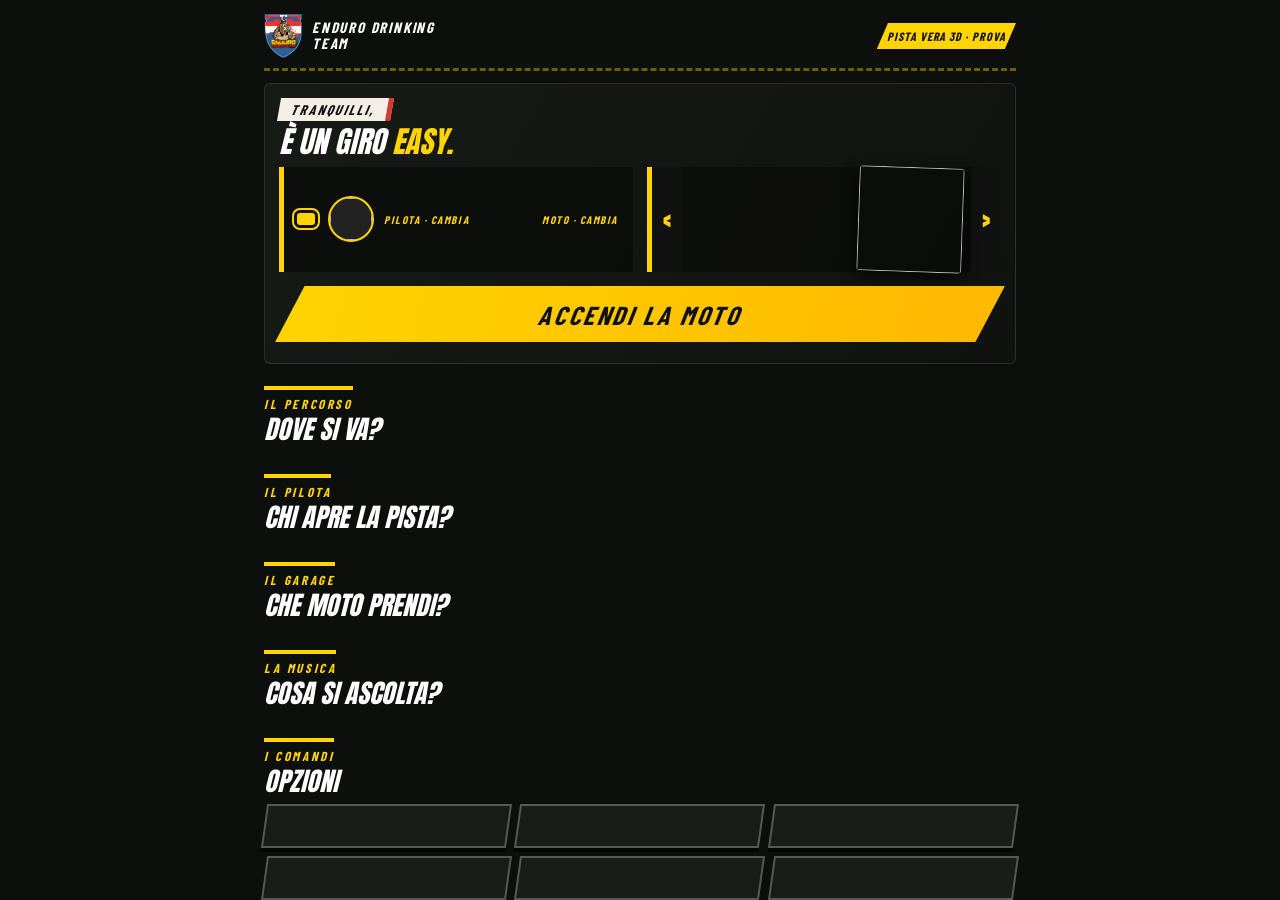
<file: next/index.html>
<!doctype html>
<html lang="it">
<head>
<meta charset="utf-8">
<meta name="viewport" content="width=device-width, initial-scale=1, viewport-fit=cover, user-scalable=no">
<meta name="robots" content="noindex, nofollow">
<title>Giro Easy · pista 3D (prova)</title>
<style>
@font-face { font-family: Anton; src: url(../anton.woff2) format('woff2'); font-display: swap; }
@font-face { font-family: Barlow; font-weight: 700; src: url(../barlow-condensed-latin-700-normal.woff2) format('woff2'); font-display: swap; }
* { box-sizing: border-box; -webkit-tap-highlight-color: transparent; user-select: none; -webkit-user-select: none; touch-action: none; }
html, body { margin: 0; height: 100%; background: #101410; overflow: hidden; font-family: Barlow, 'Arial Narrow', sans-serif; color: #fff; }
canvas { position: fixed; inset: 0; width: 100%; height: 100%; display: block; }
#lens { z-index: 1; pointer-events: none; }
.hud { position: fixed; z-index: 2; pointer-events: none; text-shadow: 0 2px 0 #000c, 0 0 5px #000c, 0 0 2px #000; }
#spd { left: 14px; top: calc(12px + env(safe-area-inset-top)); font: 44px/1 Anton, Impact, sans-serif; color: #ffd400; } #spd small { font: 700 15px Barlow; color: #fff; margin-left: 4px; }
#tim { right: 14px; top: calc(12px + env(safe-area-inset-top)); font: 34px/1 Anton, Impact, sans-serif; text-align: right; } #tim small { display: block; font: 700 14px Barlow; color: #ffd400; margin-top: 3px; }
#bar { left: 14px; right: 14px; top: calc(66px + env(safe-area-inset-top)); height: 6px; background: #0008; border-radius: 3px; } #bar i { display: block; height: 100%; width: 0; background: #ffd400; border-radius: 3px; }
#msg { left: 0; right: 0; top: 30%; text-align: center; font: 64px/1 Anton, Impact, sans-serif; color: #ffd400; -webkit-text-stroke: 2px #111; }
#tip { left: 176px; right: 176px; bottom: calc(14px + env(safe-area-inset-bottom)); text-align: center; font: 600 14px/1.25 Barlow, sans-serif; color: #fff; background: #000c; padding: 6px 12px 8px; border-top: 3px solid #ffd400; border-radius: 0 0 6px 6px; } #tip b { display: block; color: #ffd400; font: 18px/1.15 Anton, Impact, sans-serif; letter-spacing: .04em; margin-bottom: 2px; }
#msg.small { font-size: min(32px, 5vw); top: 36%; left: 20%; right: 20%; -webkit-text-stroke: 1.5px #111; }
#tag { left: 50%; transform: translateX(-50%); top: calc(82px + env(safe-area-inset-top)); text-align: center; font: 700 13px Barlow; letter-spacing: .08em; background: #000b; padding: 3px 10px 4px; border-radius: 4px; white-space: nowrap; max-width: calc(100% - 16px); overflow: hidden; text-overflow: ellipsis; }
#tim { background: #0009; padding: 5px 9px 6px; border-radius: 6px; }
.btn { position: fixed; z-index: 3; pointer-events: auto; border: 0; font: 700 18px Barlow, sans-serif; letter-spacing: .04em; color: #111; background: #ffd400; padding: 0 18px; height: 54px; transform: skewX(-8deg); box-shadow: 0 4px 0 #0009; }
.btn.dark { background: #1c1f1cdd; color: #fff; border: 2px solid #ffffff44; }
#brake { left: 14px; bottom: calc(18px + env(safe-area-inset-bottom)); width: 140px; height: 120px; font-size: 24px; background: #d6332bdd; color: #fff; }
#gasb { right: 14px; bottom: calc(18px + env(safe-area-inset-bottom)); width: 140px; height: 120px; font-size: 24px; touch-action: none; background: linear-gradient(to top, #ffd400 var(--g, 0%), #6b5a00cc var(--g, 0%)); color: #111; }
#again { right: 14px; top: calc(96px + env(safe-area-inset-top)); height: 40px; font-size: 15px; }
#opts { left: 14px; top: calc(96px + env(safe-area-inset-top)); height: 40px; font-size: 15px; }
#panel { position: fixed; z-index: 5; inset: 0; display: flex; flex-direction: column; align-items: center; justify-content: center; gap: 12px; background: #0b0e0bd9; padding: 24px; text-align: center; }
#panel h1 { font: 40px/1.02 Anton, Impact, sans-serif; margin: 0; color: #ffd400; } #panel p { margin: 0; max-width: 360px; font-size: 17px; line-height: 1.3; opacity: .92; }
#panel .btn { position: static; min-width: 240px; } #panel .row { display: flex; gap: 10px; flex-wrap: wrap; justify-content: center; }
#panel.hide, .hidden { display: none !important; }
@keyframes pulse { 0%, 100% { box-shadow: 0 4px 0 #0009, 0 0 0 0 #fff; } 50% { box-shadow: 0 4px 0 #0009, 0 0 0 9px #ffffffcc; } } .btn.pulse { animation: pulse .8s infinite; z-index: 4; }
#tip.done { border-top-color: #58d05a; } #tip.done b { color: #7fe081; }
/* bordi sicuri: tacca e angoli tondi, in orizzontale e in verticale */
:root { --L: max(14px, env(safe-area-inset-left)); --R: max(14px, env(safe-area-inset-right)); }
#spd, #brake, #opts { left: var(--L); } #tim, #gasb, #again { right: var(--R); }
/* v176 · niente tasto IMPENNA (tolto su richiesta del Gabbah): si impenna col dito in su sul GAS. Il GAS lampeggia quando arriva un tronco */
#gasb.hint { animation: pulse .5s infinite; } #bar { left: var(--L); right: var(--R); }
#msg { font-size: clamp(34px, 9vw, 64px); padding: 0 12px; }
#panel { overflow-y: auto; touch-action: pan-y; justify-content: safe center; } #panel * { touch-action: pan-y; }
/* ORIZZONTALE (schermo basso): menu compatto su due colonne, tasti di guida un po' più bassi, spiegazione tra i due tasti */
@media (orientation: landscape) and (max-height: 520px) {
  #panel { gap: 8px; padding: 10px calc(var(--R) + 6px) 10px calc(var(--L) + 6px); }
  #panel h1 { font-size: 26px; } #panel h1 br { display: none; } #panel p { font-size: 14px; max-width: 620px; line-height: 1.2; }
  #panel .btn { height: 40px; min-width: 0; font-size: 14px; padding: 0 12px; } #panel #go { min-width: 260px; height: 46px; font-size: 18px; } #panel .row { gap: 6px; max-width: 760px; } #panel .row .btn { flex: 1 1 22%; }
  #brake { height: 108px; } #gasb { height: 108px; }
  #tip { left: calc(var(--L) + 150px); right: calc(var(--R) + 158px); }
  #msg { top: 17%; font-size: clamp(28px, 6vw, 46px); } #msg.small { top: 24%; }   /* v162 · le scritte stanno in alto, non davanti alla moto */
}
/* VERTICALE: tasti grandi in basso, spiegazione sopra i tasti a tutta larghezza, scritte più strette */
@media (orientation: portrait) {
  #tip { left: 10px; right: 10px; bottom: calc(132px + env(safe-area-inset-bottom)); font-size: 15px; }
  #tag { font-size: 10px; letter-spacing: .04em; }
  #msg { top: 19%; } #msg.small { font-size: min(30px, 7.4vw); top: 27%; left: 6%; right: 6%; }
  #brake { width: 38vw; max-width: 170px; height: 104px; } #gasb { width: 38vw; max-width: 170px; height: 104px; }   /* v169 · tasti piu bassi e trasparenti: la strada davanti alla moto si vede */
  #panel { padding: 18px 14px; } #panel h1 { font-size: 34px; } #panel .btn { min-width: 0; } #panel #go { min-width: 260px; } #panel .row .btn { flex: 1 1 44%; font-size: 15px; padding: 0 8px; }
}
/* MENU: stesso impianto del gioco in uso (scudetto, titolo, targhetta del pilota, scheda del percorso, tasto giallo, griglie di piloti e moto) */
#panel{display:block!important;padding:0!important;background:#0c0f0c!important;text-align:left!important}#panel.hide{display:none!important}
#mn{max-width:780px;margin:0 auto;padding:calc(10px + env(safe-area-inset-top)) var(--R) calc(24px + env(safe-area-inset-bottom)) var(--L)}
#mHead{display:flex;align-items:center;gap:10px;padding:4px 0 10px;border-bottom:3px dashed #ffd40066}#mHead img{width:38px;height:44px;object-fit:contain}#mHead b{font:italic 800 15px/1.05 Barlow,sans-serif;letter-spacing:.12em}#mVer{margin-left:auto;background:#ffd400;color:#111;font:italic 800 12px Barlow,sans-serif;letter-spacing:.08em;padding:6px 10px;clip-path:polygon(8% 0,100% 0,92% 100%,0 100%)}
#hero{position:relative;margin-top:12px;padding:14px 14px 16px;background:linear-gradient(120deg,#171b16,#0f120f);border:1px solid #ffffff1c;border-radius:6px}
#hero .tg{display:inline-block;background:#f4efe6;color:#111;font:italic 800 14px Barlow,sans-serif;letter-spacing:.14em;padding:3px 12px;border-right:5px solid #d43a2f;transform:skewX(-10deg)}
#hero h1{font:italic 34px/1 Anton,Impact,sans-serif!important;margin:6px 0 10px!important;color:#fff!important}#hero h1 i{color:#ffd400;font-style:inherit}
#pres{color:#ffd400;font:800 17px/1.25 Barlow,sans-serif;margin:0 0 10px!important;max-width:none!important}#pres:empty{display:none}
#chip{display:flex;align-items:center;gap:10px;width:100%;background:#00000073;border:0;border-left:5px solid #ffd400;color:#fff;padding:8px 10px;text-align:left;font-family:inherit;cursor:pointer}
#chip .plate{background:#ffd400;color:#111;font:italic 26px/1 Anton,Impact,sans-serif;padding:6px 9px;border:3px solid #111;outline:2px solid #ffd400;border-radius:6px}#cFoto{width:46px;height:46px;border-radius:50%;object-fit:cover;border:2px solid #ffd400;background:#222}
#chip .ct,#chip .bk{display:flex;flex-direction:column;min-width:0}#chip .bk{margin-left:auto;text-align:right;flex:0 1 auto;max-width:42%}#chip .ct{flex:1 1 0}#chip .bk b{font-size:16px;white-space:normal;overflow:visible;padding-right:5px}#chip .bk small{padding-right:5px}#chip small{color:#ffd400;font:italic 800 11px Barlow,sans-serif;letter-spacing:.14em}#chip b{font:italic 19px/1.1 Anton,Impact,sans-serif;white-space:nowrap;overflow:hidden;text-overflow:ellipsis}#chip em{font:700 13px Barlow,sans-serif;font-style:normal;opacity:.85}
#tcard{display:flex;align-items:stretch;gap:8px;margin-top:10px;background:#0000005c;border-left:5px solid #ffd400}#tcard>button{flex:0 0 30px;background:#111;border:0;color:#ffd400;font:28px/1 Anton,sans-serif;cursor:pointer}
#tBody{flex:1;min-width:0;padding:8px 4px 8px 10px}#tPs{color:#ffd400;font:italic 800 13px Barlow,sans-serif;letter-spacing:.12em}#tName{display:block;font:italic 28px/1 Anton,Impact,sans-serif;margin:2px 0 4px}#ptxt{font:700 15px/1.25 Barlow,sans-serif!important;opacity:.9;margin:0!important;max-width:none!important}#tRec{margin-top:6px;font:800 13px Barlow,sans-serif;color:#ffd400;letter-spacing:.04em}
#tImg{flex:0 0 30%;width:30%;max-width:150px;aspect-ratio:1;height:auto;align-self:center;object-fit:cover;transform:rotate(2deg);border-radius:4px;box-shadow:0 6px 16px #000a}
#goW{margin-top:14px;text-align:center}#panel #go{position:static;display:block;width:100%;min-width:0;height:66px;font:italic 800 26px Barlow,sans-serif;letter-spacing:.1em;background:linear-gradient(100deg,#ffd400,#ffb800);color:#111;border:0;clip-path:polygon(3% 0,100% 0,97% 100%,0 100%);box-shadow:none}#goS{display:block;margin-top:5px;font:italic 800 12px Barlow,sans-serif;letter-spacing:.14em;color:#ffd400}
#toMenu{display:none;margin:12px auto 0;background:none;border:0;color:#bbb;font:700 15px Barlow,sans-serif;text-decoration:underline}
.sec{margin-top:22px}.sec h2{font:italic 26px/1 Anton,Impact,sans-serif;margin:0 0 10px}.sec h2 small{display:block;color:#ffd400;font:italic 800 13px Barlow,sans-serif;letter-spacing:.2em;border-top:4px solid #ffd400;width:max-content;padding-top:6px;margin-bottom:4px}
.grid{display:grid;gap:8px;grid-template-columns:repeat(3,1fr)}.grid.tr{grid-template-columns:repeat(2,1fr)}
.card{position:relative;background:#141714;border:2px solid transparent;border-bottom:3px solid #d43a2f;color:#fff;padding:0;text-align:left;font-family:inherit;cursor:pointer;overflow:hidden;clip-path:polygon(0 0,100% 0,100% 92%,90% 100%,0 100%)}.card.on{border-color:#ffd400;border-bottom-color:#ffd400}
.card img{display:block;width:100%;aspect-ratio:1;object-fit:cover;background:#222}.card .nu{position:absolute;right:5px;top:2px;font:italic 24px/1 Anton,Impact,sans-serif;color:#fff;-webkit-text-stroke:1px #111;text-shadow:0 2px 4px #000}
.card .vo{position:absolute;left:5px;top:5px;width:22px;height:22px;border-radius:50%;background:#111c;border:1px solid #ffd400;color:#ffd400;font:12px/20px sans-serif;text-align:center}
.card .in{position:absolute;left:0;top:34%;background:#ffd400;color:#111;font:italic 800 10px Barlow,sans-serif;letter-spacing:.1em;padding:2px 8px 2px 6px;clip-path:polygon(0 0,100% 0,90% 100%,0 100%)}
.card b{display:block;font:italic 17px/1.05 Anton,Impact,sans-serif;padding:6px 7px 0;white-space:nowrap;overflow:hidden;text-overflow:ellipsis}.card span{display:block;font:700 11px/1.15 Barlow,sans-serif;letter-spacing:.05em;text-transform:uppercase;opacity:.85;padding:2px 7px 9px;min-height:26px}
.grid.moto .card img{aspect-ratio:4/3;object-fit:contain;background:radial-gradient(#2a2f28,#141714)}.bars{display:grid;grid-template-columns:auto 1fr;gap:2px 6px;align-items:center;padding:0 7px 10px;font:700 9px Barlow,sans-serif;letter-spacing:.06em;color:#bbb}.bars i{display:block;height:5px;background:#333}.bars i u{display:block;height:5px;background:#ffd400}
.grid.tr .card img{aspect-ratio:16/10}
#panel .row{display:grid!important;grid-template-columns:repeat(2,1fr);gap:8px;max-width:none!important}#panel .row .btn{position:static;min-width:0;width:100%;height:44px;font-size:15px;padding:0 8px}.foot{font:700 14px/1.3 Barlow,sans-serif;opacity:.7;margin:12px 0 0!important;max-width:none!important}
#spfx{position:fixed;inset:-4%;z-index:1;pointer-events:none;opacity:0;background:repeating-conic-gradient(from 0deg at 50% 46%,#fff0 0deg 2.4deg,#ffffff78 3deg,#fff0 3.6deg 7deg);-webkit-mask:radial-gradient(ellipse at 50% 46%,transparent 34%,#000 80%);mask:radial-gradient(ellipse at 50% 46%,transparent 34%,#000 80%);will-change:opacity,transform}#spfx.on{animation:spfx .14s linear infinite alternate}@keyframes spfx{from{transform:scale(1) rotate(0deg)}to{transform:scale(1.06) rotate(1.2deg)}}
#song{position:fixed;z-index:3;left:50%;transform:translateX(-50%);bottom:calc(8px + env(safe-area-inset-bottom));max-width:46vw;background:#000a;color:#ffd400;font:italic 800 13px Barlow,sans-serif;letter-spacing:.06em;padding:4px 12px;white-space:nowrap;overflow:hidden;text-overflow:ellipsis;opacity:0;transition:opacity .5s;pointer-events:none}#song.show{opacity:1}#song:empty{display:none}
#gMus{display:grid;grid-template-columns:1fr;gap:5px}.song{display:grid;grid-template-columns:34px 1fr;align-items:center;column-gap:8px;background:#141714;border:0;border-left:4px solid #333;color:#fff;padding:7px 10px;text-align:left;font-family:inherit;cursor:pointer}.song i{grid-row:1/3;font:italic 18px/1 Anton,Impact,sans-serif;color:#ffd400;text-align:center}.song b{font:italic 17px/1.1 Anton,Impact,sans-serif;white-space:nowrap;overflow:hidden;text-overflow:ellipsis}.song span{font:700 11px Barlow,sans-serif;letter-spacing:.08em;text-transform:uppercase;opacity:.7}.song.on{border-left-color:#ffd400;background:#2a2610}.song.on b{color:#ffd400}@media (min-width:640px){#gMus{grid-template-columns:repeat(3,1fr)}}
#panel.quick{background:#0c0f0ca6!important}#panel.quick .sec,#panel.quick #chip,#panel.quick #tcard,#panel.quick #mHead{display:none}#panel.quick #toMenu{display:block}#panel.quick #mn{display:flex;min-height:100%;align-items:center}#panel.quick #hero{width:100%}
@media (min-width:640px){.grid.tr{grid-template-columns:repeat(5,1fr)}.grid.pil{grid-template-columns:repeat(6,1fr)}.grid.moto{grid-template-columns:repeat(5,1fr)}#panel .row{grid-template-columns:repeat(3,1fr)}#hero{display:grid;grid-template-columns:1fr 1fr;gap:0 14px}#hero .tg,#hero h1,#pres,#goW,#toMenu{grid-column:1/-1}#hero .tg{justify-self:start}#tcard{margin-top:0}#chip{align-self:stretch}#hero h1{font-size:30px!important}#panel #go{height:56px}}
@media (orientation:landscape) and (max-height:520px){#mn{padding-top:6px}#mHead{padding:0 0 5px}#mHead img{width:26px;height:30px}#mHead b{font-size:12px}#mHead b br{display:none}#hero{margin-top:6px;padding:8px 10px 8px}#hero .tg{display:none}#hero h1{font-size:20px!important;margin:0 0 6px!important}#ptxt{display:none}#tName{font-size:22px}#tImg{max-width:78px;flex-basis:78px;width:78px}#tBody{padding:6px 4px 6px 10px}#chip{padding:6px 8px}#goW{margin-top:8px}#panel #go{height:50px;font-size:22px}#goS{margin-top:3px}}

#fine{position:fixed;inset:0;z-index:20;background:#000d;display:flex;align-items:center;justify-content:center;overflow:auto;padding:10px;pointer-events:auto}#fine.hide{display:none}
#fine .fb{width:min(680px,100%);background:#161616;border-top:5px solid #ffd400;padding:14px 16px;color:#fff;font-family:Barlow,sans-serif;max-height:100%;overflow:auto}
#fTr{color:#bbb;font-weight:700;letter-spacing:.06em;font-size:12px}#fPos{font:44px/1 Anton,Impact,sans-serif;color:#ffd400;margin:4px 0 0}#fTime{font:34px/1.1 Anton,Impact,sans-serif}
#fMed{font-weight:700;font-size:15px;color:#bbb;margin:2px 0 10px}#fMed.mO{color:#ffd400}#fMed.mA{color:#d9dde2}#fMed.mB{color:#d6935a}
#fine .fc{display:grid;grid-template-columns:1.2fr 1fr;gap:14px}#fine ul,#fine ol{list-style:none;margin:0;padding:0}
#fine li{display:flex;gap:8px;justify-content:space-between;padding:5px 0;border-bottom:1px solid #2a2a2a;font-weight:700;font-size:15px}#fine li span{flex:1;color:#ccc}#fine li i{font-style:normal;color:#ffd400;min-width:64px;text-align:right}
#fine li.tot{border:0;font-size:20px}#fine li.tot span{color:#fff}#fine li.me span{color:#ffd400}#fOrd li i{color:#fff}
#fine .frow{display:flex;gap:8px;margin-top:12px}#fine .frow button{flex:1;height:48px;border:0;font:700 16px Barlow,sans-serif;letter-spacing:.04em;background:#2b2b2b;color:#fff;transform:skewX(-8deg)}#fAgain{background:#ffd400!important;color:#111!important;flex:1.4!important}
@media (max-width:520px){#fine .fc{grid-template-columns:1fr}}

#prof,#fProf{display:flex;flex-wrap:wrap;align-items:center;gap:8px;font:700 13px Barlow,sans-serif;color:#fff;margin:0 0 8px}#prof b,#fProf b{color:#ffd400;letter-spacing:.04em}#prof i,#fProf i{flex:1 1 80px;height:8px;background:#333;display:block;min-width:60px}#prof u,#fProf u{display:block;height:100%;background:#ffd400}#prof span,#fProf span{color:#bbb}#fProf{margin:0 0 10px}#fProf b{flex:1 1 100%}
#gUp{display:grid;grid-template-columns:repeat(auto-fit,minmax(200px,1fr));gap:8px}#gUp .up{background:#1c1c1c;padding:10px;display:flex;flex-direction:column;gap:4px;border-bottom:3px solid #e2261c}#gUp b{font:700 16px Barlow,sans-serif;color:#fff}#gUp em{font-style:normal;color:#ffd400;letter-spacing:2px}#gUp span{font:600 13px Barlow,sans-serif;color:#bbb}
#gUp button{margin-top:4px;height:38px;border:0;background:#ffd400;color:#111;font:700 14px Barlow,sans-serif}#gUp button:disabled{background:#333;color:#888}#gUp .upn{grid-column:1/-1;font:600 12px Barlow,sans-serif;color:#999;margin:2px 0 0}
@media (max-height:430px){#fine{padding:4px}#fine .fb{padding:8px 14px}#fPos{font-size:28px}#fTime{font-size:22px;display:inline-block}#fMed{margin:0 0 4px;font-size:13px}#fProf{margin:0 0 4px;font-size:12px}#fine li{padding:2px 0;font-size:13px}#fine li.tot{font-size:16px}#fine .frow{margin-top:6px}#fine .frow button{height:38px;font-size:14px}}

.parts .slot{margin:0 0 12px}.parts .slot>b{display:block;font:700 14px Barlow,sans-serif;color:#ffd400;letter-spacing:.06em;margin:0 0 6px}.parts .its{display:grid;grid-template-columns:repeat(auto-fill,minmax(150px,1fr));gap:6px}
.parts .it{position:relative;text-align:left;background:#1c1c1c;border:0;border-bottom:3px solid #333;color:#fff;padding:8px 8px 8px 30px;display:flex;flex-direction:column;gap:2px;min-height:74px}.parts .it u{position:absolute;left:8px;top:10px;width:14px;height:14px;border-radius:50%;border:1px solid #666}
.parts .it b{font:700 14px Barlow,sans-serif}.parts .it span{font:600 11px/1.25 Barlow,sans-serif;color:#aaa}.parts .it i{font:700 12px Barlow,sans-serif;font-style:normal;color:#ffd400;margin-top:auto}.parts .it.on{border-color:#ffd400;background:#2a2610}.parts .it.no{opacity:.5}.parts .it.no i{color:#999}
.fst{position:absolute;pointer-events:none;animation:fstF 3.6s linear forwards;z-index:1}.fst.fu{animation:fstB 1.6s ease-out forwards;opacity:0}@keyframes fstF{to{transform:translateY(118vh) rotate(540deg)}}@keyframes fstB{0%{transform:scale(.2);opacity:0}30%{opacity:1}100%{transform:scale(2.6);opacity:0}}#fine .fb{position:relative;z-index:2}
.card.lock img{filter:grayscale(1) brightness(.45)}.card.lock{opacity:.85}

/* v169 · FRENO e GAS velati (si vede la pista sotto), RIPARTI e OPZIONI piccoli a icona sotto la barra */
#brake { background: #d6332b8c; text-shadow: 0 1px 2px #0008; box-shadow: 0 3px 0 #0006; border: 2px solid #ff8a8255; }
#gasb { background: linear-gradient(to top, #ffd400d9 var(--g, 0%), #4a3e00a8 var(--g, 0%)); box-shadow: 0 3px 0 #0006; border: 2px solid #ffe36a66; }
#again, #opts { top: calc(78px + env(safe-area-inset-top)); width: 42px; height: 38px; padding: 0; font-size: 22px; line-height: 1; background: #0007; border: 1px solid #ffffff33; color: #fff; overflow: hidden; white-space: nowrap; }
#tag { max-width: calc(100% - 124px); }
#rotHint{position:fixed;left:50%;top:44%;transform:translate(-50%,-50%);z-index:60;width:min(86vw,360px);padding:18px 16px 16px;border-radius:16px;background:rgba(10,10,10,.82);border:2px solid #ffd21a;color:#fff;text-align:center;font-family:Barlow,'Arial Narrow',sans-serif;font-weight:700;display:none;pointer-events:auto}
#rotHint.on{display:block;animation:rhIn .3s ease-out}
#rotHint b{display:block;font:28px/1.05 Anton,Impact,sans-serif;color:#ffd21a;letter-spacing:.5px;margin-top:6px}
#rotHint span{display:block;font-size:17px;opacity:.9;margin-top:6px;line-height:1.2}
#rotHint .rp{font-size:52px;display:inline-block;animation:rhRot 1.6s ease-in-out infinite}
@keyframes rhRot{0%,25%{transform:rotate(0)}55%,85%{transform:rotate(-90deg)}100%{transform:rotate(0)}}
@keyframes rhIn{from{opacity:0;transform:translate(-50%,-40%)}to{opacity:1;transform:translate(-50%,-50%)}}
@media (orientation: landscape){#rotHint{display:none!important}}
</style>
</head>
<body>
<canvas id="c"></canvas>
<canvas id="lens"></canvas>
<div class="hud" id="spd">0<small>KM/H</small></div>
<div class="hud" id="tim">0.0<small id="best"></small></div>
<div class="hud" id="bar"><i></i></div>
<div class="hud" id="tag">PROVA · PISTA VERA 3D · TAPPA 1 · PERCORSO ENDURO · v181</div>
<div class="hud hidden" id="tip"></div>
<div class="hud" id="msg"></div>
<div id="fine" class="hide"><div class="fb"><small id="fTr"></small><h2 id="fPos"></h2><div id="fTime"></div><div id="fMed"></div><div id="fProf"></div><div class="fc"><ul id="fRows"></ul><ol id="fOrd"></ol></div><div class="frow"><button id="fAgain" type="button">RIPROVA</button><button id="fShare" type="button">SFIDA UN AMICO</button><button id="fMenu" type="button">MENU</button></div></div></div>
<div id="combo" style="position:fixed;left:50%;top:calc(64px + env(safe-area-inset-top));transform:translateX(-50%) skewX(-8deg);font:34px/1 Anton,Impact,sans-serif;color:#ffd400;text-shadow:0 2px 0 #111,0 0 10px #000;letter-spacing:1px;opacity:0;transition:opacity .2s;pointer-events:none;z-index:6"></div>
<button class="btn" id="brake" type="button">FRENO</button>
<button class="btn" id="gasb" type="button">GAS</button>
<button class="btn dark" id="again" type="button" aria-label="Riparti" title="Riparti">↺</button>
<button class="btn dark" id="opts" type="button" aria-label="Opzioni" title="Opzioni">☰</button>
<div id="spfx"></div>
<div id="song"></div>
<div id="rotHint"><div class="rp">📱</div><b>GIRA IL TELEFONO IN ORIZZONTALE</b><span>si vede più pista e si guida meglio · se lo schermo non gira, attiva la rotazione automatica</span></div>
<div id="panel">
 <div id="mn">
  <header id="mHead"><img src="../img/edt-shield.webp" alt=""><b>ENDURO DRINKING<br>TEAM</b><span id="mVer">PISTA VERA 3D · PROVA</span></header>
  <section id="hero">
    <div class="tg">TRANQUILLI,</div><h1>È UN GIRO <i>EASY.</i></h1>
    <p id="pres"></p>
    <button id="chip" type="button"><span class="plate" id="cNum"></span><img id="cFoto" alt=""><span class="ct"><small>PILOTA · CAMBIA</small><b id="cName"></b><em id="cRole"></em></span><span class="bk"><small>MOTO · CAMBIA</small><b id="cMoto"></b></span></button>
    <div id="tcard"><button id="tPrev" type="button">‹</button><div id="tBody"><small id="tPs"></small><b id="tName"></b><p id="ptxt"></p><div id="tRec"></div></div><img id="tImg" alt=""><button id="tNext" type="button">›</button></div>
    <div id="goW"><button class="btn" id="go" type="button">ACCENDI LA MOTO</button><small id="goS"></small></div>
    <button id="toMenu" type="button">‹ torna al menu</button>
  </section>
  <section class="sec"><h2><small>IL PERCORSO</small>DOVE SI VA?</h2><div id="gTr" class="grid tr"></div></section>
  <section class="sec" id="sPil"><h2><small>IL PILOTA</small>CHI APRE LA PISTA?</h2><div id="gPil" class="grid pil"></div></section>
  <section class="sec" id="sMoto"><h2><small>IL GARAGE</small>CHE MOTO PRENDI?</h2><div id="gMoto" class="grid moto"></div></section>
  <section class="sec"><h2><small>LA MUSICA</small>COSA SI ASCOLTA?</h2><div id="gMus"></div></section>
  <section class="sec"><h2><small>I COMANDI</small>OPZIONI</h2>
   <div class="row">
    <button class="btn dark" id="oAuto" type="button"></button>
    <button class="btn dark" id="oGas" type="button"></button>
    <button class="btn dark" id="oSens" type="button"></button>
    <button class="btn dark" id="oInv" type="button"></button>
    <button class="btn dark" id="oCam" type="button"></button>
    <button class="btn dark" id="oSnd" type="button"></button>
    <button class="btn dark" id="oMus" type="button"></button>
   </div>
   <p class="foot">Si guida inclinando il telefono come un manubrio. Gas col tasto giallo, freno col tasto rosso.</p>
  </section>
 </div>
</div>
<script>/* si aggiorna da sola: se in rete c'è una versione più nuova di questa pagina, la ricarica saltando la memoria del telefono */
(function () { var V = 181; fetch('versione.txt?t=' + Date.now(), { cache: 'no-store' }).then(function (r) { return r.text(); }).then(function (t) { var n = parseInt(t, 10); if (n > V && !new RegExp('[?&]v=' + n + '(&|$)').test(location.search)) location.replace(location.pathname + '?v=' + n); }).catch(function () {}); })();</script>
<script type="module" src="gioco.js?v=181"></script>
</body>
</html>
</file>
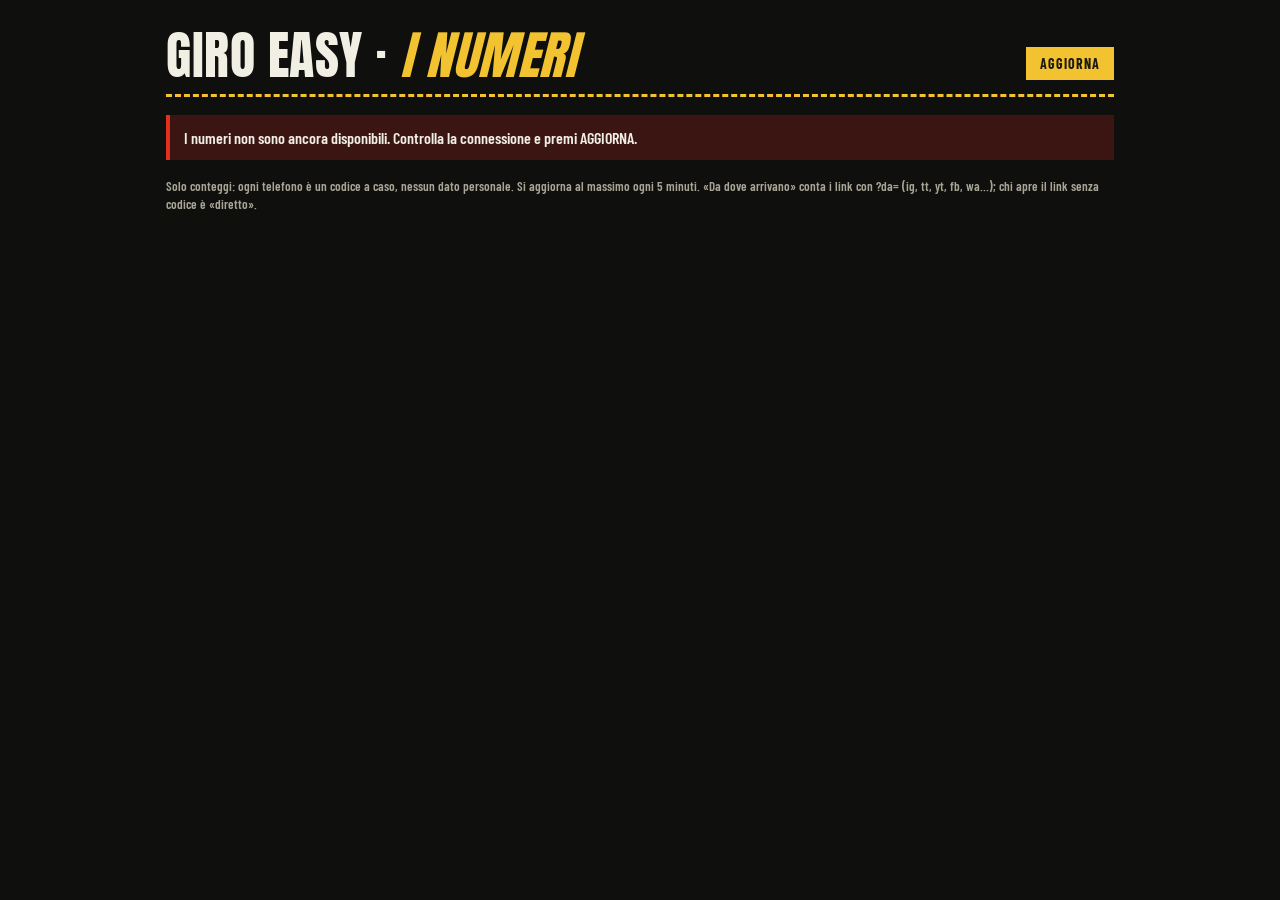
<file: numeri.html>
<!doctype html>
<html lang="it">
<head>
<meta charset="utf-8">
<meta name="viewport" content="width=device-width, initial-scale=1">
<meta name="robots" content="noindex, nofollow">
<title>Giro Easy · I numeri</title>
<style>
  @font-face { font-family: Anton; src: url(anton.woff2) format('woff2'); font-display: swap; }
  @font-face { font-family: Barlow; src: url(barlow-condensed-latin-600-normal.woff2) format('woff2'); font-weight: 600; font-display: swap; }
  @font-face { font-family: Barlow; src: url(barlow-condensed-latin-700-normal.woff2) format('woff2'); font-weight: 700; font-display: swap; }
  :root { --bg: #0f100d; --card: #191a15; --line: #ffffff1a; --text: #f1eee4; --muted: #a8a496; --y: #f2c230; --g: #3ddc84; --r: #e3301c; --b: #4aa3ff; }
  * { box-sizing: border-box; }
  body { margin: 0; background: var(--bg); color: var(--text); font: 600 16px/1.35 Barlow, system-ui, sans-serif; }
  main { max-width: 980px; margin: 0 auto; padding: 22px 16px 40px; }
  header { display: flex; align-items: flex-end; justify-content: space-between; gap: 12px; flex-wrap: wrap; border-bottom: 3px dashed var(--y); padding-bottom: 14px; margin-bottom: 18px; }
  h1 { margin: 0; font: 400 clamp(34px, 7vw, 52px)/.95 Anton, Impact, sans-serif; letter-spacing: .5px; text-transform: uppercase; }
  h1 em { color: var(--y); font-style: italic; }
  .meta { color: var(--muted); font-size: 14px; text-align: right; }
  .meta button { margin-top: 6px; background: var(--y); color: #1d1a10; border: 0; padding: 8px 14px; font: 700 14px Barlow, sans-serif; letter-spacing: 1px; cursor: pointer; }
  .kpis { display: grid; grid-template-columns: repeat(4, 1fr); gap: 10px; margin-bottom: 18px; }
  .kpi { background: var(--card); border-top: 4px solid var(--y); padding: 12px 14px; }
  .kpi b { display: block; font: 400 38px/1 Anton, Impact, sans-serif; }
  .kpi small { display: block; margin-top: 6px; color: var(--muted); font-size: 13px; letter-spacing: .5px; text-transform: uppercase; }
  .kpi em { display: block; font-style: normal; color: var(--text); font-size: 13px; margin-top: 2px; opacity: .8; }
  section { background: var(--card); padding: 16px; margin-bottom: 14px; }
  h2 { margin: 0 0 4px; font: 400 22px/1 Anton, Impact, sans-serif; text-transform: uppercase; letter-spacing: .5px; }
  .sub { color: var(--muted); font-size: 14px; margin: 0 0 12px; }
  .legend { display: flex; gap: 16px; font-size: 13px; color: var(--muted); margin-bottom: 8px; flex-wrap: wrap; }
  .legend i { display: inline-block; width: 12px; height: 12px; margin-right: 6px; vertical-align: -1px; }
  .chart { width: 100%; overflow-x: auto; }
  .chart svg { display: block; width: 100%; height: auto; }
  .hbar { display: grid; grid-template-columns: 140px 1fr 48px; align-items: center; gap: 10px; margin: 7px 0; font-size: 15px; }
  .hbar .bar { height: 16px; background: #ffffff10; }
  .hbar .bar span { display: block; height: 100%; background: var(--y); }
  .hbar b { text-align: right; font-variant-numeric: tabular-nums; }
  .two { display: grid; grid-template-columns: 1fr 1fr; gap: 14px; }
  .two section { margin: 0; }
  .note { color: var(--muted); font-size: 13px; margin-top: 18px; }
  .err { background: #3a1512; border-left: 4px solid var(--r); padding: 12px 14px; }
  @media (max-width: 720px) { .kpis { grid-template-columns: 1fr 1fr; } .two { grid-template-columns: 1fr; } .hbar { grid-template-columns: 110px 1fr 40px; } .meta { text-align: left; } }
</style>
</head>
<body>
<main>
  <header>
    <h1>Giro Easy · <em>i numeri</em></h1>
    <div class="meta"><span id="when">Carico…</span><br><button type="button" id="reload">AGGIORNA</button></div>
  </header>
  <div id="app"><p class="sub">Carico i numeri dal foglio della classifica…</p></div>
  <p class="note">Solo conteggi: ogni telefono è un codice a caso, nessun dato personale. Si aggiorna al massimo ogni 5 minuti. «Da dove arrivano» conta i link con ?da= (ig, tt, yt, fb, wa…); chi apre il link senza codice è «diretto».</p>
</main>
<script>
const API = 'https://script.google.com/macros/s/AKfycbxb8Ky6HSkHLF01ZT-ku_oGIVbS9Fl2pFT427gk38hx_mCL_DQn81IqEl3OtTKykeY/exec';
const SRC = { ig: 'Instagram', tt: 'TikTok', yt: 'YouTube', fb: 'Facebook', wa: 'WhatsApp', amici: 'Cartolina condivisa', diretto: 'Diretto (senza codice)' };
const $ = id => document.getElementById(id);
const fmt = n => Number(n || 0).toLocaleString('it-IT');
function jsonp(url) { return new Promise((ok, ko) => { const cb = '__n' + Math.random().toString(36).slice(2), s = document.createElement('script'); window[cb] = d => { delete window[cb]; s.remove(); ok(d); }; s.onerror = () => ko(new Error('rete')); s.src = url + '&callback=' + cb; document.head.appendChild(s); }); }
async function load() {
  $('when').textContent = 'Carico…';
  const url = API + '?action=stats&t=' + Date.now();
  let d; try { d = await fetch(url, { redirect: 'follow' }).then(r => r.json()); } catch { d = await jsonp(url).catch(() => null); }
  if (!d?.ok || !d.stats || d.stats.err || !d.stats.days) { $('app').innerHTML = `<div class="err">I numeri non sono ancora disponibili. ${d?.ok && !d?.stats ? 'Lo script della classifica va aggiornato (Esegui il deployment → Nuova versione).' : 'Controlla la connessione e premi AGGIORNA.'}</div>`; $('when').textContent = ''; return; }
  render(d.stats);
}
function hbars(obj, names = {}) {
  const e = Object.entries(obj || {}).sort((a, b) => b[1] - a[1]); if (!e.length) return '<p class="sub">Ancora niente.</p>';
  const max = e[0][1]; return e.map(([k, v]) => `<div class="hbar"><span>${names[k] || k}</span><span class="bar"><span style="width:${Math.max(2, v / max * 100)}%"></span></span><b>${fmt(v)}</b></div>`).join('');
}
function dayChart(days) {
  const W = 900, H = 300, P = { l: 44, r: 8, t: 12, b: 40 }, n = days.length, bw = (W - P.l - P.r) / n;
  const max = Math.max(1, ...days.map(d => d.open)), y = v => H - P.b - v / max * (H - P.t - P.b), ticks = [0, Math.round(max / 2), max];
  let s = `<svg viewBox="0 0 ${W} ${H}" role="img" aria-label="Telefoni al giorno">`;
  for (const t of ticks) s += `<line x1="${P.l}" x2="${W - P.r}" y1="${y(t)}" y2="${y(t)}" stroke="#ffffff18"/><text x="${P.l - 6}" y="${y(t) + 4}" fill="#a8a496" font-size="18" text-anchor="end">${t}</text>`;
  days.forEach((d, i) => { const x = P.l + i * bw + bw * .15, w = bw * .7;
    s += `<rect x="${x}" y="${y(d.open)}" width="${w}" height="${H - P.b - y(d.open)}" fill="#f2c230"><title>${d.d}: ${d.open} telefoni, ${d.nw} nuovi, ${d.run} giri, ${d.win} arrivi</title></rect>`;
    s += `<rect x="${x + w * .2}" y="${y(d.nw)}" width="${w * .6}" height="${H - P.b - y(d.nw)}" fill="#4aa3ff"/>`;
    if (i % Math.ceil(n / 7) === 0 || i === n - 1) s += `<text x="${x + w / 2}" y="${H - 10}" fill="#a8a496" font-size="18" text-anchor="middle">${d.d.slice(8)}/${d.d.slice(5, 7)}</text>`; });
  return s + '</svg>';
}
function render(st) {
  const t = st.days[st.days.length - 1] || {}, runs = st.days.reduce((a, d) => a + d.run, 0), wins = st.days.reduce((a, d) => a + d.win, 0);
  $('app').innerHTML = `
  <div class="kpis">
    <div class="kpi"><b>${fmt(st.devices)}</b><small>Telefoni in totale</small><em>oggi ${fmt(t.open)} · nuovi ${fmt(t.nw)}</em></div>
    <div class="kpi"><b>${fmt(st.returning)}</b><small>Tornati un altro giorno</small><em>${st.devices ? Math.round(st.returning / st.devices * 100) : 0}% di tutti</em></div>
    <div class="kpi"><b>${st.d1}%</b><small>Tornati il giorno dopo</small><em>su ${fmt(st.d1n)} arrivati prima di oggi</em></div>
    <div class="kpi"><b>${st.firstWin}%</b><small>Arrivati al rifugio</small><em>almeno una volta, su ${fmt(st.played)} che hanno giocato</em></div>
  </div>
  <section><h2>Telefoni al giorno</h2><p class="sub">Ultimi ${st.days.length} giorni · ${fmt(runs)} giri giocati${wins ? ', ' + fmt(wins) + ' arrivati al rifugio' : ''}</p>
    <div class="legend"><span><i style="background:#f2c230"></i>telefoni che aprono il gioco</span><span><i style="background:#4aa3ff"></i>telefoni nuovi</span></div>
    <div class="chart">${dayChart(st.days)}</div></section>
  <div class="two">
    <section><h2>Da dove arrivano</h2><p class="sub">Telefoni nuovi per provenienza</p>${hbars(st.sources, SRC)}</section>
    <section><h2>Percorsi più giocati</h2><p class="sub">Giri in classifica negli ultimi 7 giorni</p>${hbars(st.tracks)}</section>
  </div>`;
  $('when').textContent = 'Aggiornato alle ' + new Date(st.at).toLocaleTimeString('it-IT', { hour: '2-digit', minute: '2-digit' });
}
$('reload').onclick = load; load();
</script>
</body>
</html>
</file>
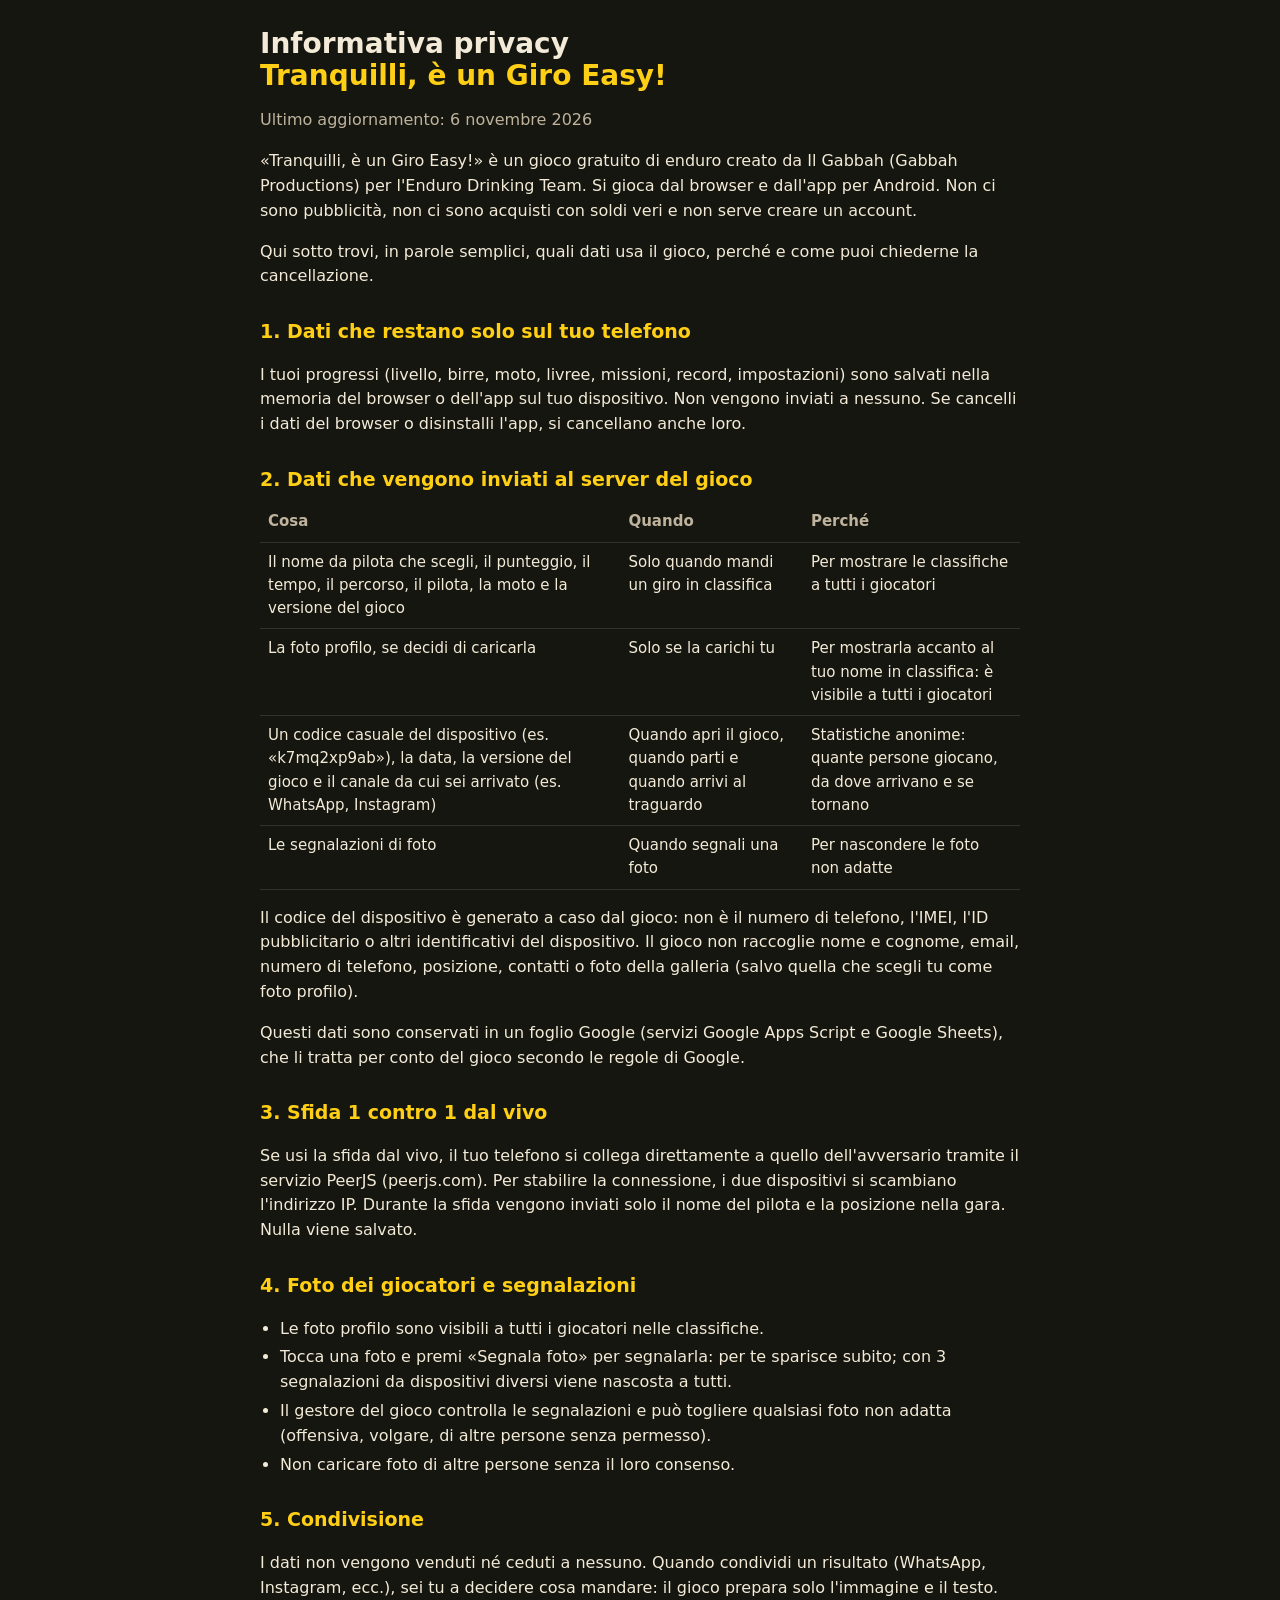
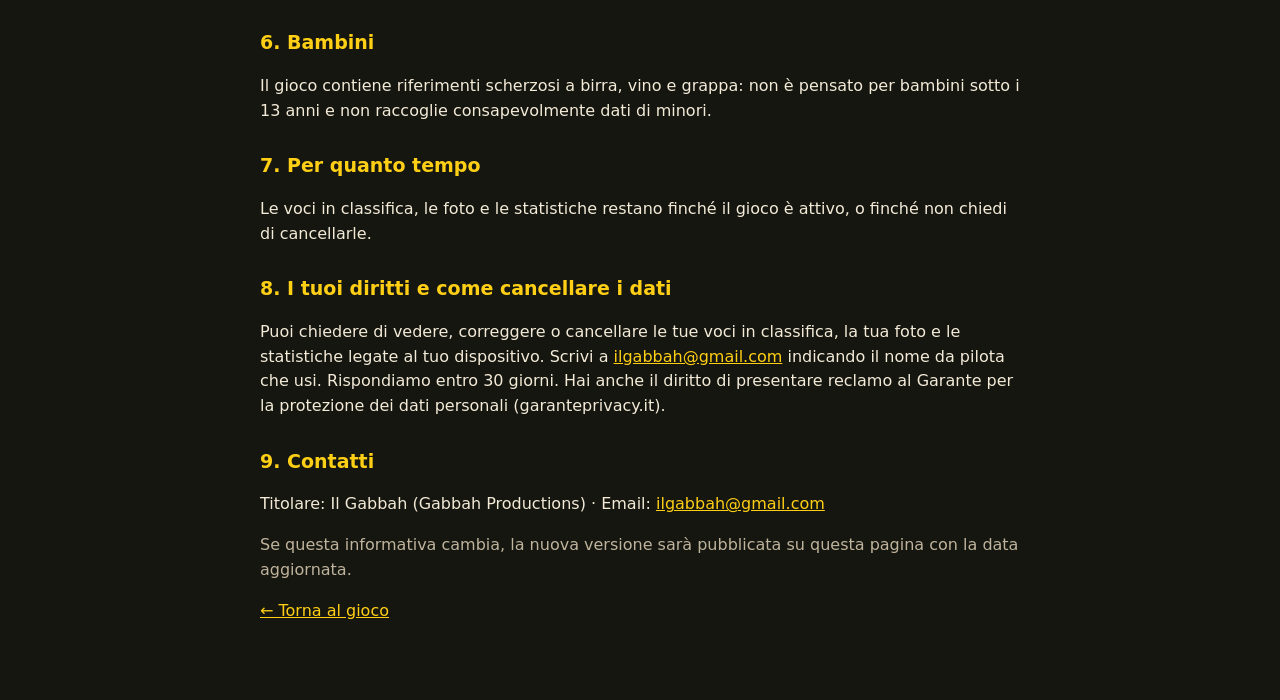
<file: privacy.html>
<!doctype html>
<html lang="it">
<head>
<meta charset="utf-8">
<meta name="viewport" content="width=device-width, initial-scale=1">
<title>Informativa privacy · Tranquilli, è un Giro Easy!</title>
<meta name="robots" content="index">
<style>
  :root { --bg: #15160f; --fg: #f3ead8; --muted: #bfb39d; --y: #ffcf16; }
  body { margin: 0; background: var(--bg); color: var(--fg); font: 16px/1.55 system-ui, -apple-system, "Segoe UI", Roboto, sans-serif; }
  main { max-width: 760px; margin: 0 auto; padding: 28px 16px 60px; }
  h1 { font-size: 28px; line-height: 1.15; margin: 0 0 6px; } h1 em { color: var(--y); font-style: normal; }
  h2 { font-size: 19px; margin: 28px 0 8px; color: var(--y); }
  p, li { color: var(--fg); } small, .muted { color: var(--muted); }
  ul { padding-left: 20px; } li { margin: 4px 0; }
  table { width: 100%; border-collapse: collapse; margin: 8px 0; font-size: 15px; }
  th, td { text-align: left; vertical-align: top; padding: 8px; border-bottom: 1px solid #ffffff1f; }
  th { color: var(--muted); font-weight: 600; }
  a { color: var(--y); }
</style>
</head>
<body>
<main>
<h1>Informativa privacy<br><em>Tranquilli, è un Giro Easy!</em></h1>
<p class="muted">Ultimo aggiornamento: 6 novembre 2026</p>

<p>«Tranquilli, è un Giro Easy!» è un gioco gratuito di enduro creato da Il Gabbah (Gabbah Productions) per l'Enduro Drinking Team. Si gioca dal browser e dall'app per Android. Non ci sono pubblicità, non ci sono acquisti con soldi veri e non serve creare un account.</p>
<p>Qui sotto trovi, in parole semplici, quali dati usa il gioco, perché e come puoi chiederne la cancellazione.</p>

<h2>1. Dati che restano solo sul tuo telefono</h2>
<p>I tuoi progressi (livello, birre, moto, livree, missioni, record, impostazioni) sono salvati nella memoria del browser o dell'app sul tuo dispositivo. Non vengono inviati a nessuno. Se cancelli i dati del browser o disinstalli l'app, si cancellano anche loro.</p>

<h2>2. Dati che vengono inviati al server del gioco</h2>
<table>
  <tr><th>Cosa</th><th>Quando</th><th>Perché</th></tr>
  <tr><td>Il nome da pilota che scegli, il punteggio, il tempo, il percorso, il pilota, la moto e la versione del gioco</td><td>Solo quando mandi un giro in classifica</td><td>Per mostrare le classifiche a tutti i giocatori</td></tr>
  <tr><td>La foto profilo, se decidi di caricarla</td><td>Solo se la carichi tu</td><td>Per mostrarla accanto al tuo nome in classifica: è visibile a tutti i giocatori</td></tr>
  <tr><td>Un codice casuale del dispositivo (es. «k7mq2xp9ab»), la data, la versione del gioco e il canale da cui sei arrivato (es. WhatsApp, Instagram)</td><td>Quando apri il gioco, quando parti e quando arrivi al traguardo</td><td>Statistiche anonime: quante persone giocano, da dove arrivano e se tornano</td></tr>
  <tr><td>Le segnalazioni di foto</td><td>Quando segnali una foto</td><td>Per nascondere le foto non adatte</td></tr>
</table>
<p>Il codice del dispositivo è generato a caso dal gioco: non è il numero di telefono, l'IMEI, l'ID pubblicitario o altri identificativi del dispositivo. Il gioco non raccoglie nome e cognome, email, numero di telefono, posizione, contatti o foto della galleria (salvo quella che scegli tu come foto profilo).</p>
<p>Questi dati sono conservati in un foglio Google (servizi Google Apps Script e Google Sheets), che li tratta per conto del gioco secondo le regole di Google.</p>

<h2>3. Sfida 1 contro 1 dal vivo</h2>
<p>Se usi la sfida dal vivo, il tuo telefono si collega direttamente a quello dell'avversario tramite il servizio PeerJS (peerjs.com). Per stabilire la connessione, i due dispositivi si scambiano l'indirizzo IP. Durante la sfida vengono inviati solo il nome del pilota e la posizione nella gara. Nulla viene salvato.</p>

<h2>4. Foto dei giocatori e segnalazioni</h2>
<ul>
  <li>Le foto profilo sono visibili a tutti i giocatori nelle classifiche.</li>
  <li>Tocca una foto e premi «Segnala foto» per segnalarla: per te sparisce subito; con 3 segnalazioni da dispositivi diversi viene nascosta a tutti.</li>
  <li>Il gestore del gioco controlla le segnalazioni e può togliere qualsiasi foto non adatta (offensiva, volgare, di altre persone senza permesso).</li>
  <li>Non caricare foto di altre persone senza il loro consenso.</li>
</ul>

<h2>5. Condivisione</h2>
<p>I dati non vengono venduti né ceduti a nessuno. Quando condividi un risultato (WhatsApp, Instagram, ecc.), sei tu a decidere cosa mandare: il gioco prepara solo l'immagine e il testo.</p>

<h2>6. Bambini</h2>
<p>Il gioco contiene riferimenti scherzosi a birra, vino e grappa: non è pensato per bambini sotto i 13 anni e non raccoglie consapevolmente dati di minori.</p>

<h2>7. Per quanto tempo</h2>
<p>Le voci in classifica, le foto e le statistiche restano finché il gioco è attivo, o finché non chiedi di cancellarle.</p>

<h2>8. I tuoi diritti e come cancellare i dati</h2>
<p>Puoi chiedere di vedere, correggere o cancellare le tue voci in classifica, la tua foto e le statistiche legate al tuo dispositivo. Scrivi a <a href="mailto:ilgabbah@gmail.com">ilgabbah@gmail.com</a> indicando il nome da pilota che usi. Rispondiamo entro 30 giorni. Hai anche il diritto di presentare reclamo al Garante per la protezione dei dati personali (garanteprivacy.it).</p>

<h2>9. Contatti</h2>
<p>Titolare: Il Gabbah (Gabbah Productions) · Email: <a href="mailto:ilgabbah@gmail.com">ilgabbah@gmail.com</a></p>
<p class="muted">Se questa informativa cambia, la nuova versione sarà pubblicata su questa pagina con la data aggiornata.</p>
<p><a href="./">← Torna al gioco</a></p>
</main>
</body>
</html>
</file>
